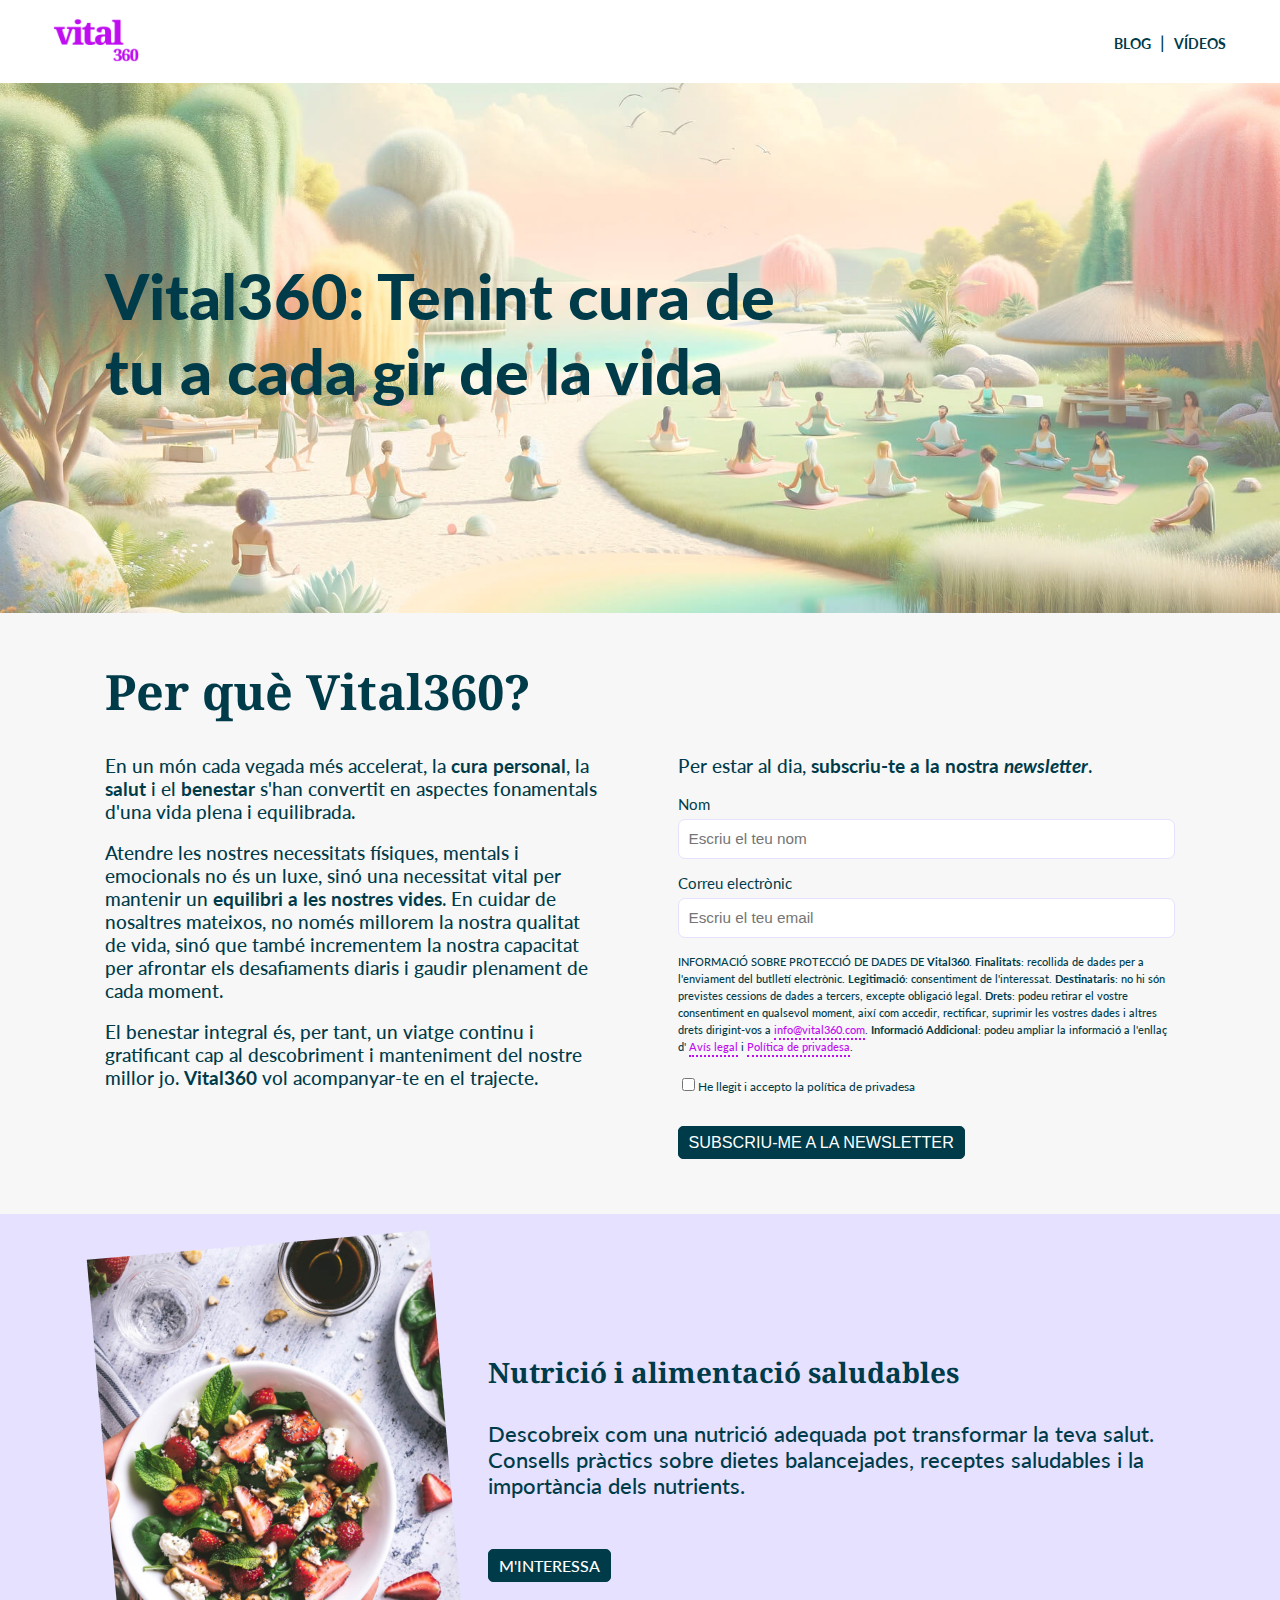
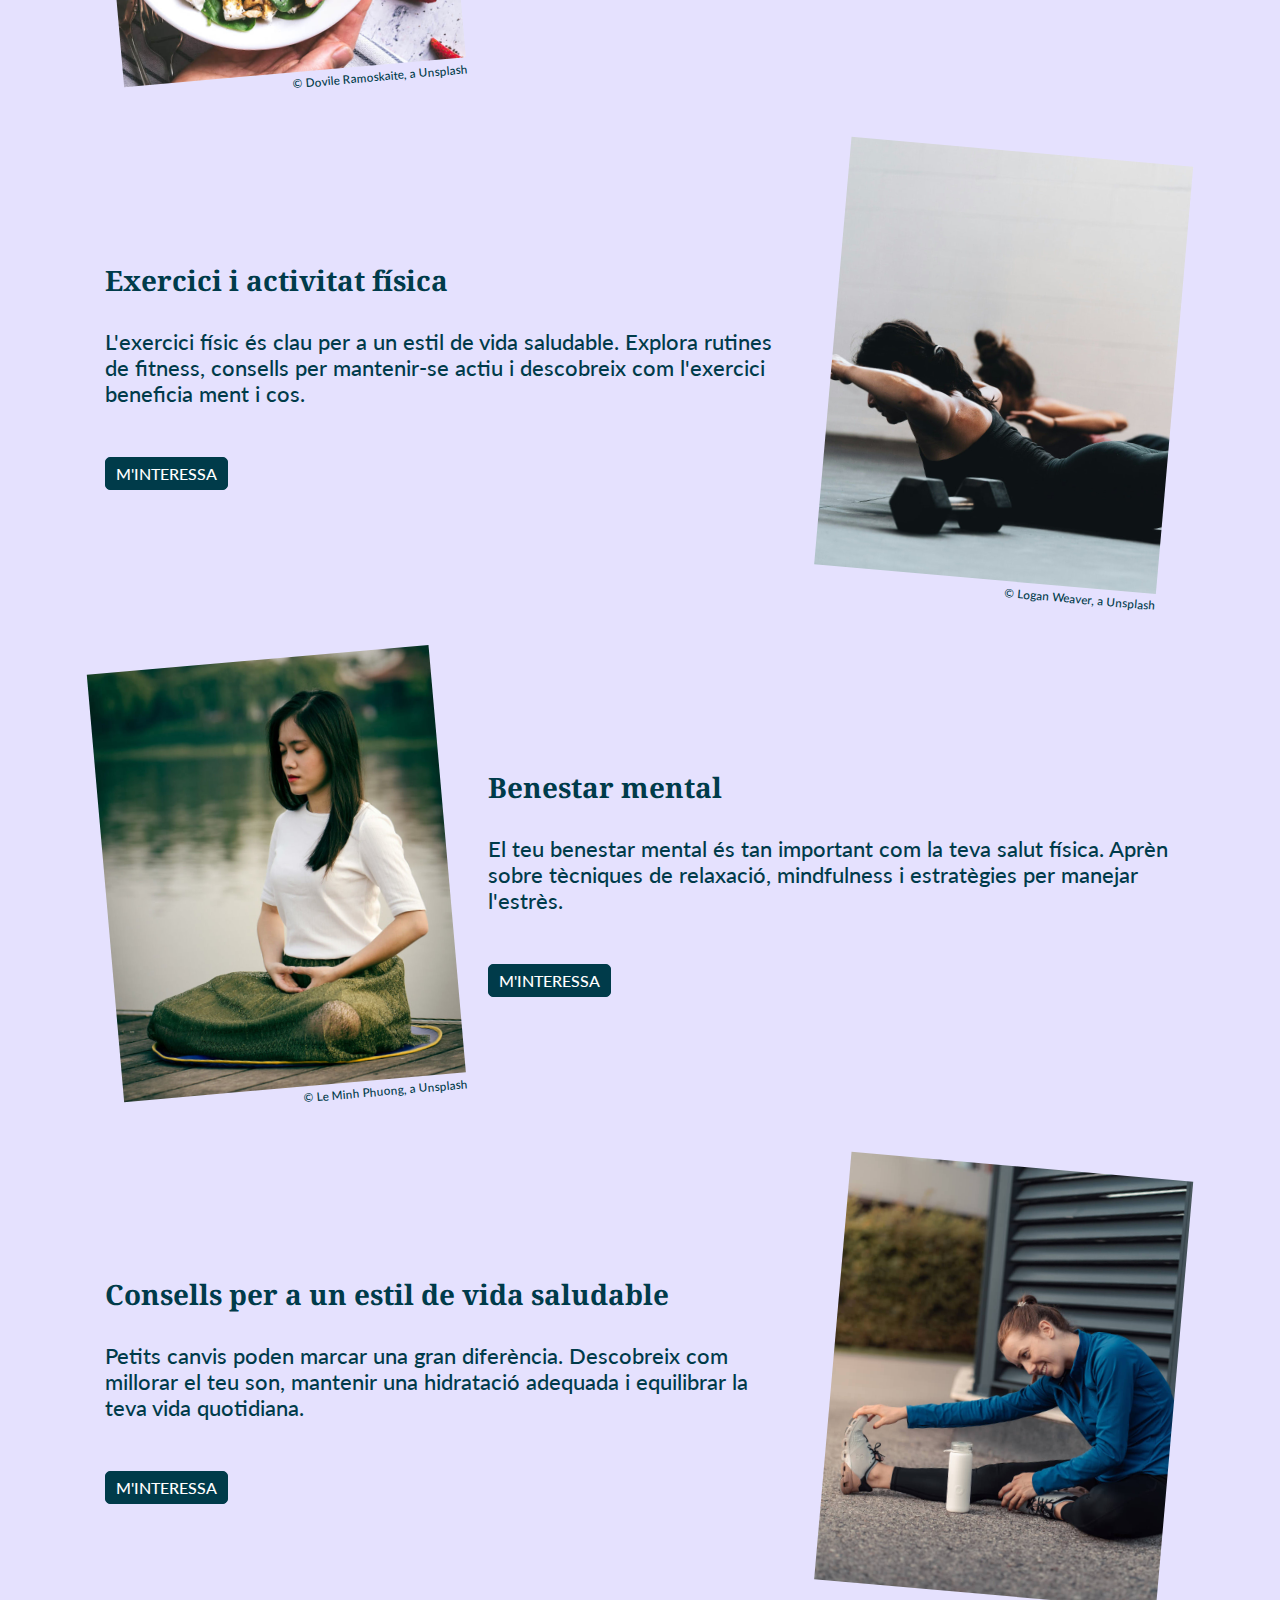
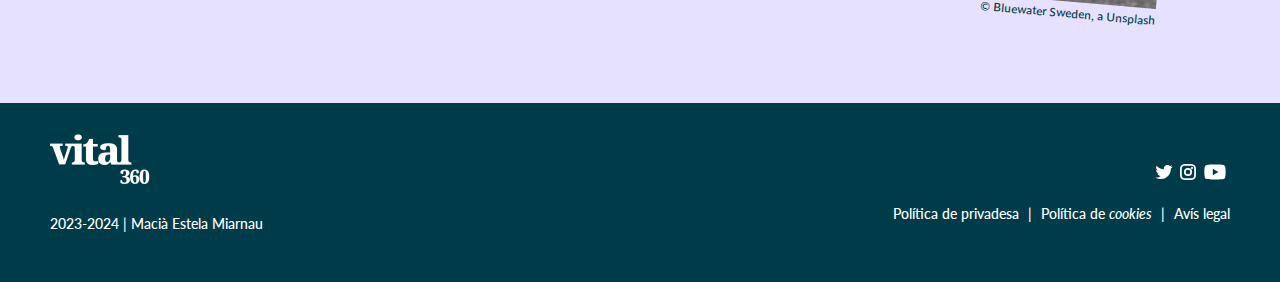
<file: index.html>
<!DOCTYPE html>
<html lang="ca-ES">
<head>
    <meta charset="UTF-8">
    <meta name="viewport" content="width=device-width, initial-scale=1.0">
    <title>Inici - Vital360</title>
    <link rel="stylesheet" href="css/estils.css" />
    <link rel="icon" type="image/x-icon" href="./img/favicon.png">
</head>
<body>
    <header>
        <nav>
            <a href="index.html" class="logo">
                <img width="85" src="./img/logoVital360.svg" alt="Logotip Vital360">
            </a>
            <ul class="nav-items">
                <li><a href="blog.html" target="_self" class="nav-item">Blog</a></li>
                <li><a href="videos.html" target="_self" class="nav-item">Vídeos</a></li>
            </ul>
        </nav>
    </header>
   
    <main>
        <section class="home-banner" aria-label="Banner de la página">
            <div class="home-banner-wrapper">
                <h1>Vital360: Tenint cura de tu a cada gir de la vida</h1>
            </div>
        </section>
        <article class="home">
            <section class="home-info" aria-label="Informació Vital360">
                <h2>Per què Vital360?</h2>
                <div class="home-info-columns">
                    <div class="home-info-wrapper">
                        <p>En un món cada vegada més accelerat, la <b>cura personal</b>, la <b>salut</b> i el <b>benestar</b> s'han convertit en aspectes fonamentals d'una vida plena i equilibrada.</p>
                        <p>Atendre les nostres necessitats físiques, mentals i emocionals no és un luxe, sinó una necessitat vital per mantenir un <b>equilibri a les nostres vides</b>. En cuidar de nosaltres mateixos, no només millorem la nostra qualitat de vida, sinó que també incrementem la nostra capacitat per afrontar els desafiaments diaris i gaudir plenament de cada moment.</p>
                        <p>El benestar integral és, per tant, un viatge continu i gratificant cap al descobriment i manteniment del nostre millor jo. <b>Vital360</b> vol acompanyar-te en el trajecte.</p>
                    </div>
                    <div class="home-form-wrapper">
                        <p>Per estar al dia, <b>subscriu-te a la nostra <i>newsletter</i></b>.</p>
                        <form class="subscribe-form" action="#">
                            <label for="name">Nom</label>
                            <input type="text" id="name" name="name" placeholder="Escriu el teu nom" required>
                            <label for="email">Correu electrònic</label>
                            <input type="email" id="email" name="email" placeholder="Escriu el teu email" required>
                            <small><span class="text-uppercase">Informació sobre protecció de dades de </span> <b>Vital360</b>. <b>Finalitats</b>: recollida de dades per a l'enviament del butlletí electrònic. <b>Legitimació</b>: consentiment de l'interessat. <b>Destinataris</b>: no hi són previstes cessions de dades a tercers, excepte obligació legal. <b>Drets</b>: podeu retirar el vostre consentiment en qualsevol moment, així com accedir, rectificar, suprimir les vostres dades i altres drets dirigint-vos a <a href="mailto:info@vital360.com">info@vital360.com</a>. <b>Informació Addicional</b>: podeu ampliar la informació a l'enllaç d' <a href="#">Avís legal</a> i <a href="#">Política de privadesa</a>.</small>
                            <label class="legal-check" for="legal">
                                <input id="legal" type="checkbox" value="legal" />He llegit i accepto la política de privadesa
                             </label>
                            <input class="btn" type="submit" value="Subscriu-me a la newsletter">
                        </form>
                    </div>
                </div>
            </section>
            <section class="home-services-wrapper" aria-label="Serveis Vital360">
                <div class="home-services">
                    <div class="home-service">
                        <div class="home-service-photo">
                            <figure>
                                <img src="./img/home-bloc1.jpg" alt="Imatge Nutrició">
                                <figcaption>© Dovile Ramoskaite, a Unsplash</figcaption>
                            </figure>
                        </div>
                        <div class="home-service-info">
                            <h3>Nutrició i alimentació saludables</h3>
                            <p>Descobreix com una nutrició adequada pot transformar la teva salut. Consells pràctics sobre dietes balancejades, receptes saludables i la importància dels nutrients.</p>
                            <a class="btn" href="#">M'interessa</a>
                        </div>
                    </div>
                    <div class="home-service">
                        <div class="home-service-photo">
                            <figure>
                                <img src="./img/home-bloc2.jpg" alt="Imatge Exercici">
                                <figcaption>© Logan Weaver, a Unsplash</figcaption>
                            </figure>
                        </div>
                        <div class="home-service-info">
                            <h3>Exercici i activitat física</h3>
                            <p>L'exercici físic és clau per a un estil de vida saludable. Explora rutines de fitness, consells per mantenir-se actiu i descobreix com l'exercici beneficia ment i cos.</p>
                            <a class="btn" href="#">M'interessa</a>
                        </div>
                    </div>
                    <div class="home-service">
                        <div class="home-service-photo">
                            <figure>
                                <img src="./img/home-bloc3.jpg" alt="Imatge Benestar">
                                <figcaption>© Le Minh Phuong, a Unsplash</figcaption>
                            </figure>
                        </div>
                        <div class="home-service-info">
                            <h3>Benestar mental</h3>
                            <p>El teu benestar mental és tan important com la teva salut física. Aprèn sobre tècniques de relaxació, mindfulness i estratègies per manejar l'estrès.</p>
                            <a class="btn" href="#">M'interessa</a>
                        </div>
                    </div>
                    <div class="home-service">
                        <div class="home-service-photo">
                            <figure>
                                <img src="./img/home-bloc4.jpg" alt="Imatge Consells">
                                <figcaption>© Bluewater Sweden, a Unsplash</figcaption>
                            </figure>
                        </div>
                        <div class="home-service-info">
                            <h3>Consells per a un estil de vida saludable</h3>
                            <p>Petits canvis poden marcar una gran diferència. Descobreix com millorar el teu son, mantenir una hidratació adequada i equilibrar la teva vida quotidiana.</p>
                            <a class="btn" href="#">M'interessa</a>
                        </div>
                    </div>
                </div>
            </section>
        </article>
    </main>

    <footer>
        <div class="footer-wrapper">
            <img class="logo" src="./img/logoVital360-n.svg" width="100" alt="Logotip Vital360">
            <span>2023-2024 | Macià Estela Miarnau</span>
        </div>
        <div class="footer-links-wrapper">
            <ul class="rrss-links">
                <li><a href="#" target="_blank" class="rrss-link"><img src="./img/twitter.svg" alt="Twitter"></a></li>
                <li><a href="#" target="_blank" class="rrss-link"><img src="./img/instagram.svg" alt="Instagram"></a></li>
                <li><a href="#" target="_blank" class="rrss-link"><img src="./img/youtube.svg" alt="Youtube"></a></li>
            </ul>
            <div class="info-links">
                <ul>
                    <li><a href="#">Política de privadesa</a></li>
                    <li><a href="#">Política de <i>cookies</i></a></li>
                    <li><a href="#">Avís legal</a></li>
                </ul>
            </div>
        </div>
    </footer>
</body>
</html>
</file>
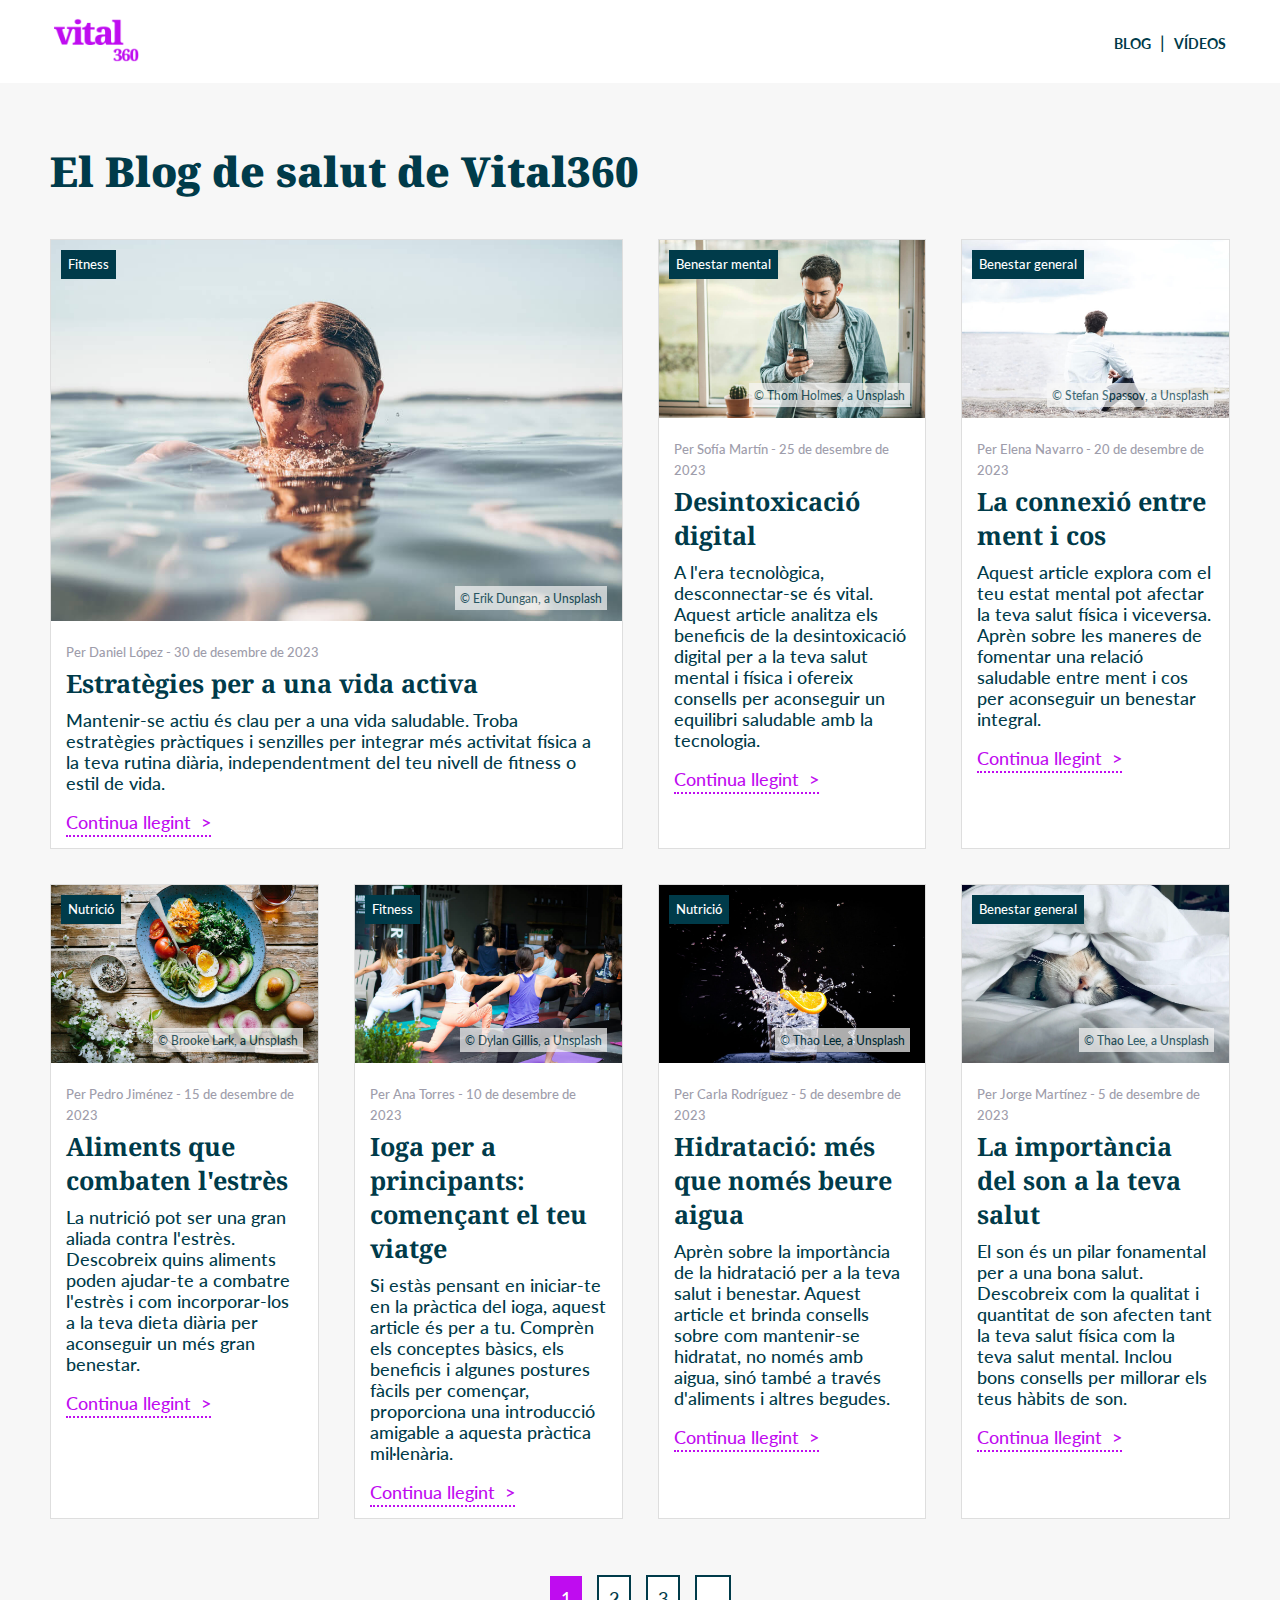
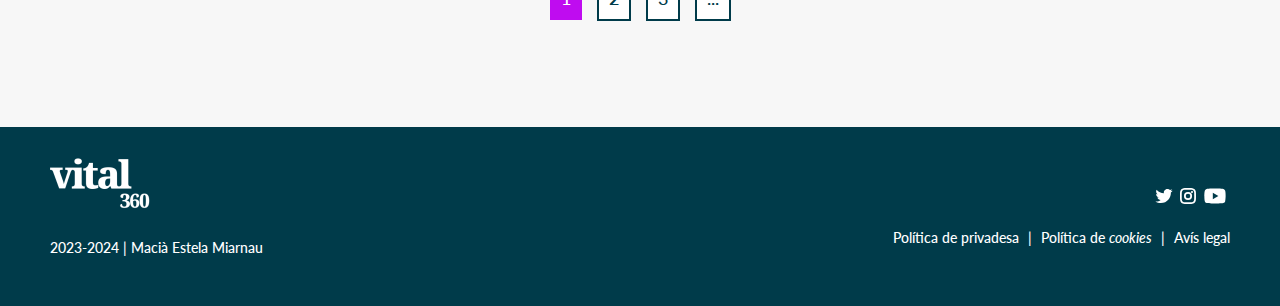
<file: blog.html>
<!DOCTYPE html>
<html lang="ca-ES">
<head>
    <meta charset="UTF-8">
    <meta name="viewport" content="width=device-width, initial-scale=1.0">
    <title>Blog - Vital360</title>
    <link rel="stylesheet" href="css/estils.css" />
    <link rel="icon" type="image/x-icon" href="./img/favicon.png">
</head>
<body>
    <header>
        <nav>
            <a href="index.html" class="logo">
                <img width="85" src="./img/logoVital360.svg" alt="Logotip Vital360">
            </a>
            <ul class="nav-items">
                <li><a href="blog.html" target="_self" class="nav-item">Blog</a></li>
                <li><a href="videos.html" target="_self" class="nav-item">Vídeos</a></li>
            </ul>
        </nav>
    </header>
   
    <main>
        <article class="blogs-wrapper">
            <section class="blog-list" aria-label="Blog Vital360">
                <h1>El Blog de salut de Vital360</h1>
                <div class="blog-items">
                    <div class="blog-item">
                        <div class="blog-item-photo">
                            <figure>
                                <a href="#" class="blog-label">Fitness</a>
                                <img src="./img/estrategies-vida-activa.jpg" alt="Imatge Estratègies">
                                <figcaption>© Erik Dungan, a Unsplash</figcaption>
                            </figure>
                        </div>
                        <div class="blog-item-info">
                            <span class="blog-item-created">Per Daniel López - 30 de desembre de 2023</span>
                            <h2><a href="entrada.html">Estratègies per a una vida activa</a></h2>
                            <p>Mantenir-se actiu és clau per a una vida saludable. Troba estratègies pràctiques i senzilles per integrar més activitat física a la teva rutina diària, independentment del teu nivell de fitness o estil de vida.</p>
                            <a class="blog-read-more" href="entrada.html">Continua llegint</a>
                        </div>
                    </div>
                    <div class="blog-item">
                        <div class="blog-item-photo">
                            <figure>
                                <a href="#" class="blog-label">Benestar mental</a>
                                <img src="./img/desintoxicacio-digital.jpg" alt="Imatge Estratègies">
                                <figcaption>© Thom Holmes, a Unsplash</figcaption>
                            </figure>
                        </div>
                        <div class="blog-item-info">
                            <span class="blog-item-created">Per Sofía Martín - 25 de desembre de 2023</span>
                            <h2><a href="#">Desintoxicació digital</a></h2>
                            <p>A l'era tecnològica, desconnectar-se és vital. Aquest article analitza els beneficis de la desintoxicació digital per a la teva salut mental i física i ofereix consells per aconseguir un equilibri saludable amb la tecnologia.</p>
                            <a class="blog-read-more" href="#">Continua llegint</a>
                        </div>
                    </div>
                    <div class="blog-item">
                        <div class="blog-item-photo">
                            <figure>
                                <a href="#" class="blog-label">Benestar general</a>
                                <img src="./img/connexio-ment-cos.jpg" alt="Imatge Estratègies">
                                <figcaption>© Stefan Spassov, a Unsplash</figcaption>
                            </figure>
                        </div>
                        <div class="blog-item-info">
                            <span class="blog-item-created">Per Elena Navarro - 20 de desembre de 2023</span>
                            <h2><a href="#">La connexió entre ment i cos</a></h2>
                            <p>Aquest article explora com el teu estat mental pot afectar la teva salut física i viceversa. Aprèn sobre les maneres de fomentar una relació saludable entre ment i cos per aconseguir un benestar integral.</p>
                            <a class="blog-read-more" href="#">Continua llegint</a>
                        </div>
                    </div>
                    <div class="blog-item">
                        <div class="blog-item-photo">
                            <figure>
                                <a href="#" class="blog-label">Nutrició</a>
                                <img src="./img/aliments-combaten-estres.jpg" alt="Imatge Estratègies">
                                <figcaption>© Brooke Lark, a Unsplash</figcaption>
                            </figure>
                        </div>
                        <div class="blog-item-info">
                            <span class="blog-item-created">Per Pedro Jiménez - 15 de desembre de 2023</span>
                            <h2><a href="#">Aliments que combaten l'estrès</a></h2>
                            <p>La nutrició pot ser una gran aliada contra l'estrès. Descobreix quins aliments poden ajudar-te a combatre l'estrès i com incorporar-los a la teva dieta diària per aconseguir un més gran benestar.</p>
                            <a class="blog-read-more" href="#">Continua llegint</a>
                        </div>
                    </div>
                    <div class="blog-item">
                        <div class="blog-item-photo">
                            <figure>
                                <a href="#" class="blog-label">Fitness</a>
                                <img src="./img/ioga-principiants.jpg" alt="Imatge Estratègies">
                                <figcaption>© Dylan Gillis, a Unsplash</figcaption>
                            </figure>
                        </div>
                        <div class="blog-item-info">
                            <span class="blog-item-created">Per Ana Torres - 10 de desembre de 2023</span>
                            <h2><a href="#">Ioga per a principants: començant el teu viatge</a></h2>
                            <p>Si estàs pensant en iniciar-te en la pràctica del ioga, aquest article és per a tu. Comprèn els conceptes bàsics, els beneficis i algunes postures fàcils per començar, proporciona una introducció amigable a aquesta pràctica mil·lenària.</p>
                            <a class="blog-read-more" href="#">Continua llegint</a>
                        </div>
                    </div>
                    <div class="blog-item">
                        <div class="blog-item-photo">
                            <figure>
                                <a href="#" class="blog-label">Nutrició</a>
                                <img src="./img/hidratacio.jpg" alt="Imatge Estratègies">
                                <figcaption>© Thao Lee, a Unsplash</figcaption>
                            </figure>
                        </div>
                        <div class="blog-item-info">
                            <span class="blog-item-created">Per Carla Rodríguez - 5 de desembre de 2023</span>
                            <h2><a href="#">Hidratació: més que només beure aigua</a></h2>
                            <p>Aprèn sobre la importància de la hidratació per a la teva salut i benestar. Aquest article et brinda consells sobre com mantenir-se hidratat, no només amb aigua, sinó també a través d'aliments i altres begudes.</p>
                            <a class="blog-read-more" href="#">Continua llegint</a>
                        </div>
                    </div>
                    <div class="blog-item">
                        <div class="blog-item-photo">
                            <figure>
                                <a href="#" class="blog-label">Benestar general</a>
                                <img src="./img/importancia-son-salut.jpg" alt="Imatge Estratègies">
                                <figcaption>© Thao Lee, a Unsplash</figcaption>
                            </figure>
                        </div>
                        <div class="blog-item-info">
                            <span class="blog-item-created">Per Jorge Martínez - 5 de desembre de 2023</span>
                            <h2><a href="#">La importància del son a la teva salut</a></h2>
                            <p>El son és un pilar fonamental per a una bona salut. Descobreix com la qualitat i quantitat de son afecten tant la teva salut física com la teva salut mental. Inclou bons consells per millorar els teus hàbits de son.</p>
                            <a class="blog-read-more" href="#">Continua llegint</a>
                        </div>
                    </div>
                </div>
                <div class="blogs-pagination">
                    <ul>
                        <li><a href="#" class="active">1</a></li>
                        <li><a href="#">2</a></li>
                        <li><a href="#">3</a></li>
                        <li><a href="#">...</a></li>
                    </ul>
                </div>
            </section>
        </article>
    </main>

    <footer>
        <div class="footer-wrapper">
            <img class="logo" src="./img/logoVital360-n.svg" width="100" alt="Logotip Vital360">
            <span>2023-2024 | Macià Estela Miarnau</span>
        </div>
        <div class="footer-links-wrapper">
            <ul class="rrss-links">
                <li><a href="#" target="_blank" class="rrss-link"><img src="./img/twitter.svg" alt="Twitter"></a></li>
                <li><a href="#" target="_blank" class="rrss-link"><img src="./img/instagram.svg" alt="Instagram"></a></li>
                <li><a href="#" target="_blank" class="rrss-link"><img src="./img/youtube.svg" alt="Youtube"></a></li>
            </ul>
            <div class="info-links">
                <ul>
                    <li><a href="#">Política de privadesa</a></li>
                    <li><a href="#">Política de <i>cookies</i></a></li>
                    <li><a href="#">Avís legal</a></li>
                </ul>
            </div>
        </div>
    </footer>
</body>
</html>
</file>
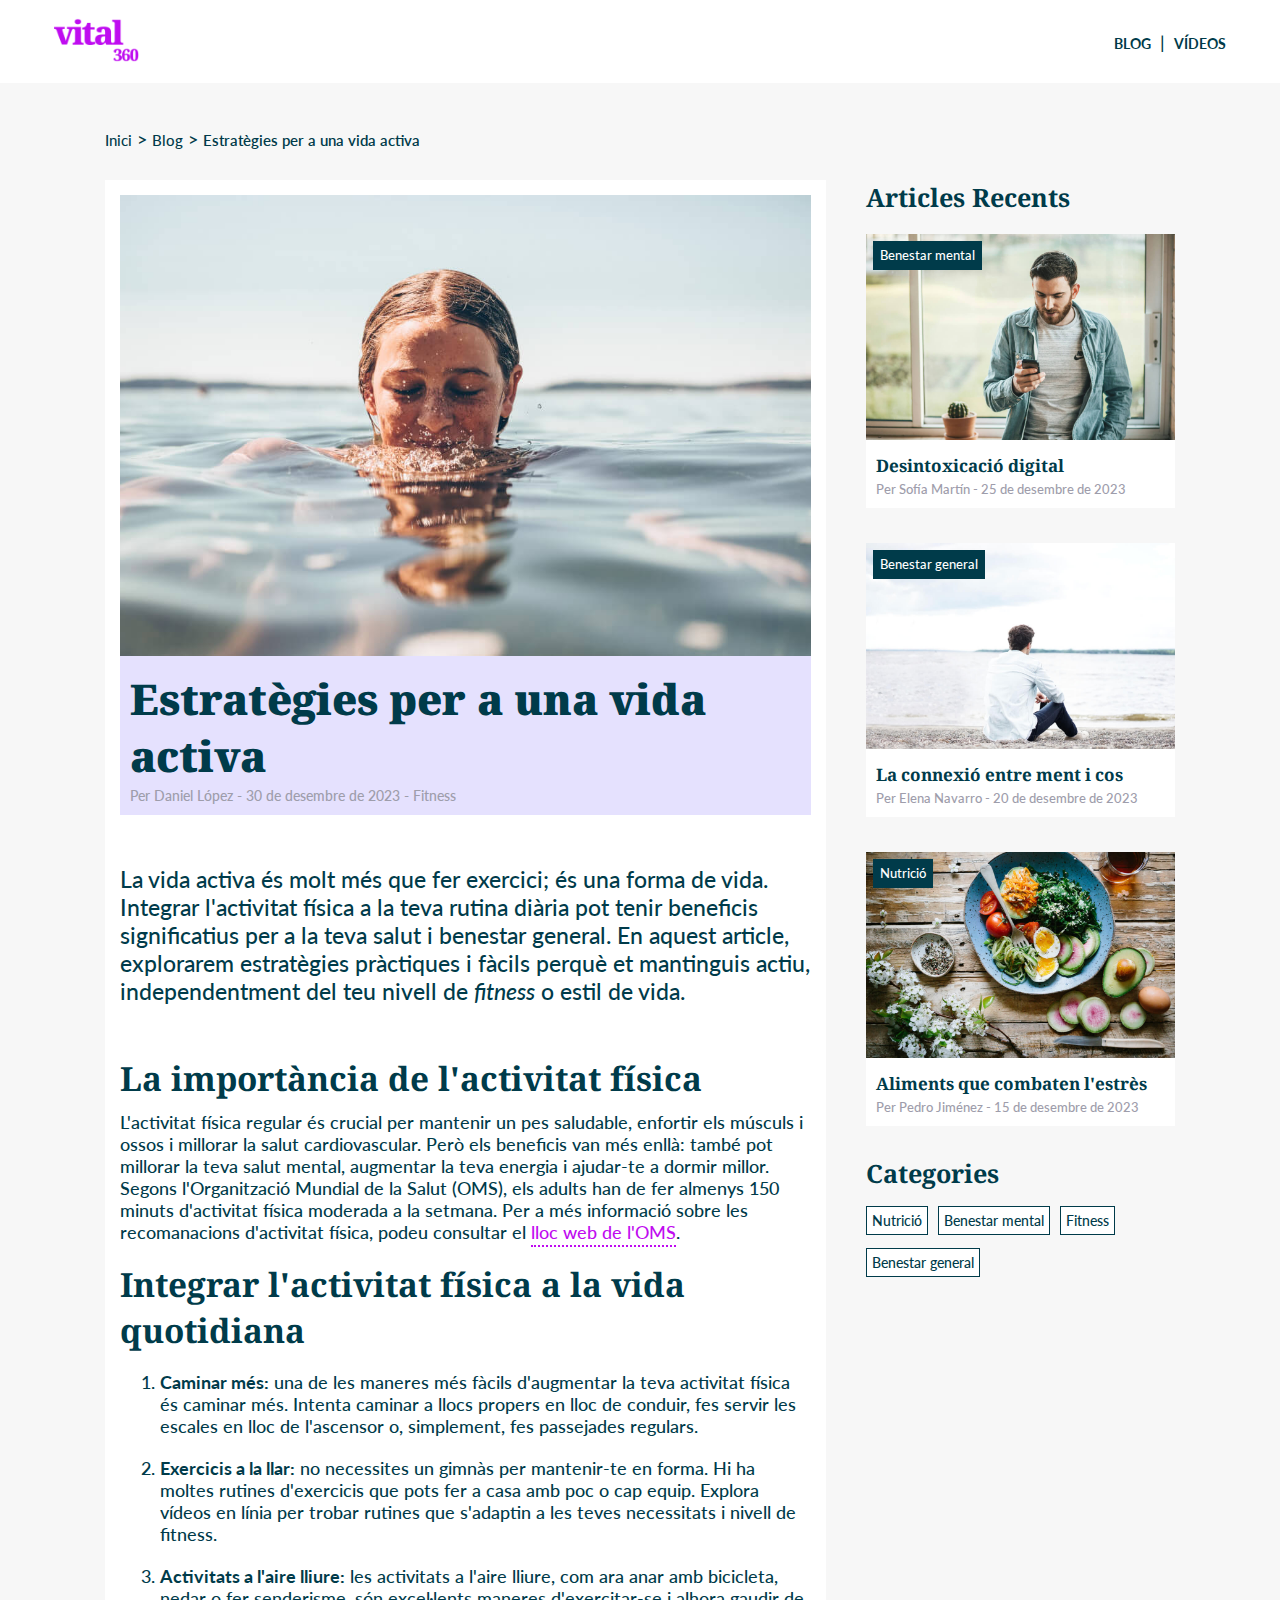
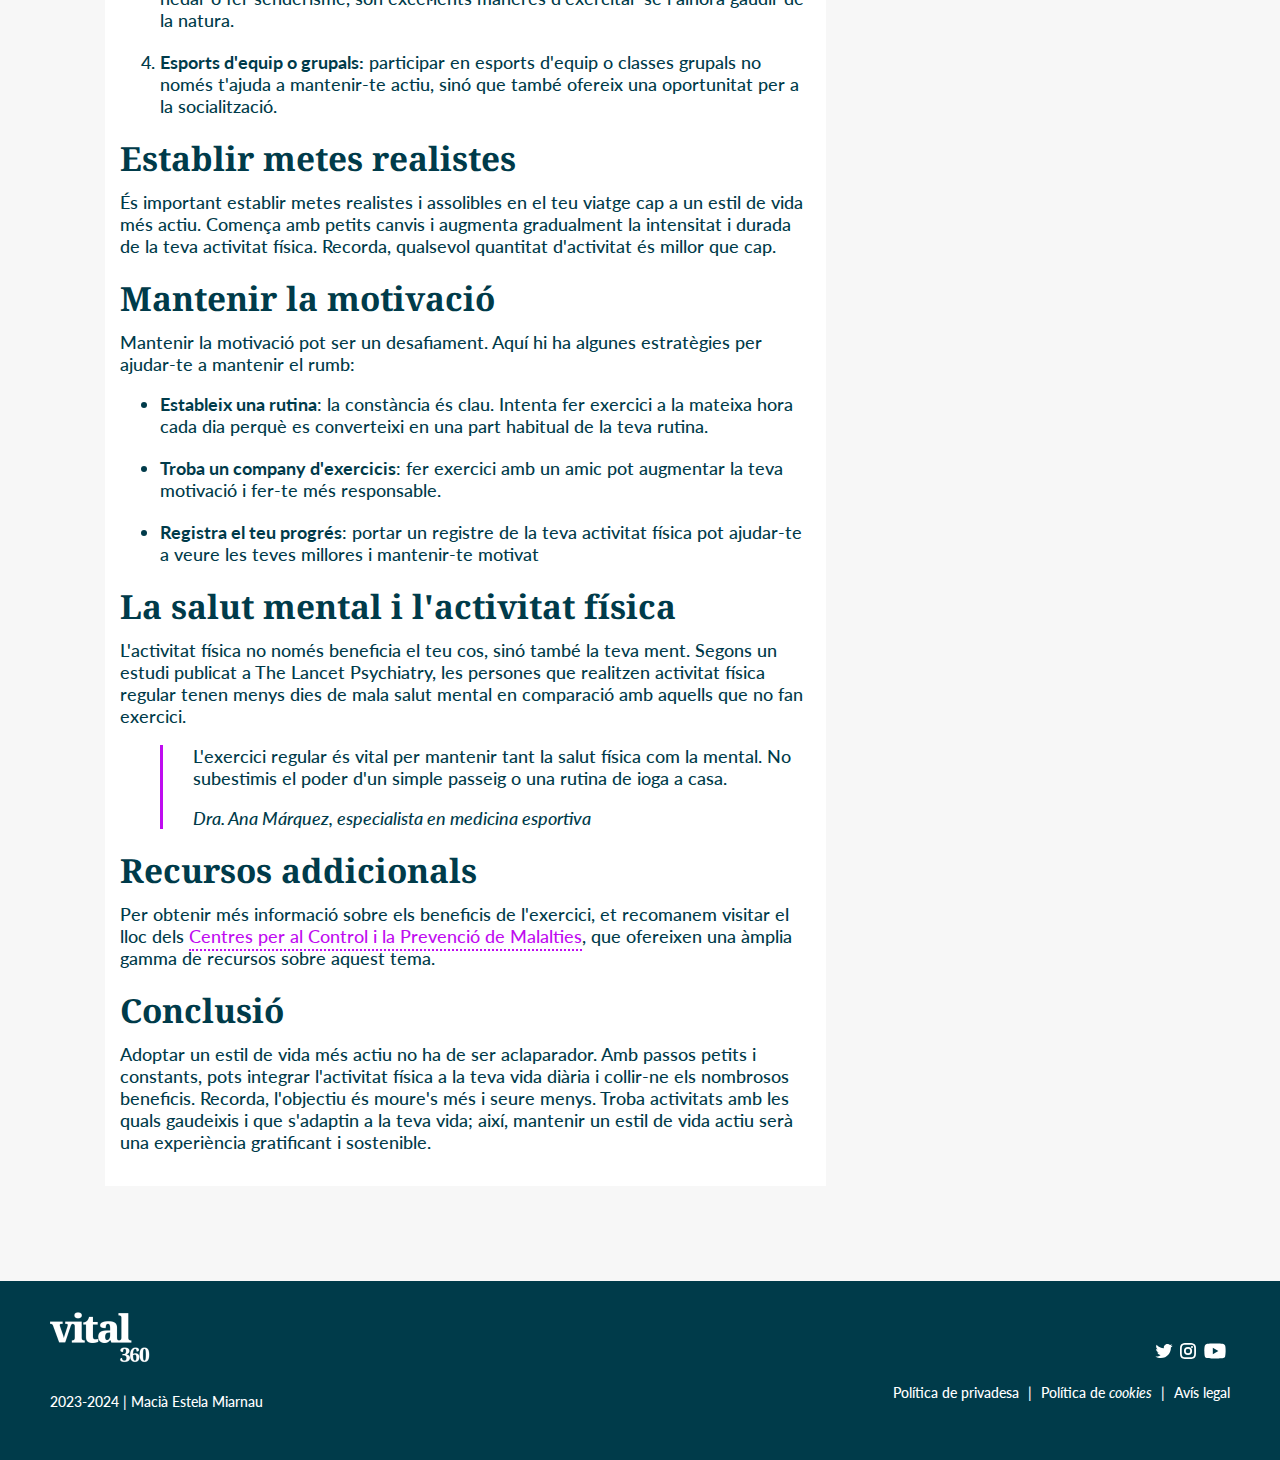
<file: entrada.html>
<!DOCTYPE html>
<html lang="ca-ES">
<head>
    <meta charset="UTF-8">
    <meta name="viewport" content="width=device-width, initial-scale=1.0">
    <title>Estratègies per a una vida activa - Vital360</title>
    <link rel="stylesheet" href="css/estils.css" />
    <link rel="icon" type="image/x-icon" href="./img/favicon.png">
</head>
<body>
    <header>
        <nav>
            <a href="index.html" class="logo">
                <img width="85" src="./img/logoVital360.svg" alt="Logotip Vital360">
            </a>
            <ul class="nav-items">
                <li><a href="blog.html" target="_self" class="nav-item">Blog</a></li>
                <li><a href="videos.html" target="_self" class="nav-item">Vídeos</a></li>
            </ul>
        </nav>
    </header>
   
    <main>
        <article class="entry-wrapper">
            <div class="breadcrumbs">
                <ul>
                    <li><a href="index.html">Inici</a></li>
                    <li><a href="blog.html">Blog</a></li>
                    <li><a href="#" class="active">Estratègies per a una vida activa</a></li>
                </ul>
            </div>
            <div class="entry-content-wrapper">
                <section class="entry" aria-label="Entrada Vital360">
                    <div class="blog-item">
                        <div class="blog-item-header-wrapper">
                            <div class="blog-item-photo">
                                <figure>
                                    <img src="./img/estrategies-vida-activa.jpg" alt="Imatge Estratègies">
                                </figure>
                            </div>
                            <div class="blog-item-info">
                                <h1>Estratègies per a una vida activa</h1>
                                <span class="blog-item-created">Per Daniel López - 30 de desembre de 2023 - Fitness</span>
                            </div>
                        </div>
                        <div class="blog-item-content">
                            <p class="opening">
                                La vida activa és molt més que fer exercici; és una forma de vida. Integrar l'activitat física a la teva rutina diària pot tenir beneficis significatius per a la teva salut i benestar general. En aquest article, explorarem estratègies pràctiques i fàcils perquè et mantinguis actiu, independentment del teu nivell de <i>fitness</i> o estil de vida. 
                            </p>
                            <div>
                                <h2>La importància de l'activitat física</h2>
                                <p>L'activitat física regular és crucial per mantenir un pes saludable, enfortir els músculs i ossos i millorar la salut cardiovascular. Però els beneficis van més enllà: també pot millorar la teva salut mental, augmentar la teva energia i ajudar-te a dormir millor. Segons l'Organització Mundial de la Salut (OMS), els adults han de fer almenys 150 minuts d'activitat física moderada a la setmana. Per a més informació sobre les recomanacions d'activitat física, podeu consultar el <a target="_blank" href="https://www.cdc.gov/physicalactivity/basics/pa-health/index.htm">lloc web de l'OMS</a>.</p>
                            </div>
                            <div>
                                <h2>Integrar l'activitat física a la vida quotidiana</h2>
                                <ol>
                                    <li><b>Caminar més:</b> una de les maneres més fàcils d'augmentar la teva activitat física és caminar més. Intenta caminar a llocs propers en lloc de conduir, fes servir les escales en lloc de l'ascensor o, simplement, fes passejades regulars.</li>
                                    <li><b>Exercicis a la llar:</b> no necessites un gimnàs per mantenir-te en forma. Hi ha moltes rutines d'exercicis que pots fer a casa amb poc o cap equip. Explora vídeos en línia per trobar rutines que s'adaptin a les teves necessitats i nivell de fitness.</li>
                                    <li><b>Activitats a l'aire lliure:</b> les activitats a l'aire lliure, com ara anar amb bicicleta, nedar o fer senderisme, són excel·lents maneres d'exercitar-se i alhora gaudir de la natura.</li>
                                    <li><b>Esports d'equip o grupals:</b> participar en esports d'equip o classes grupals no només t'ajuda a mantenir-te actiu, sinó que també ofereix una oportunitat per a la socialització.</li>
                                </ol>
                            </div>
                            <div>
                                <h2>Establir metes realistes</h2>
                                <p>És important establir metes realistes i assolibles en el teu viatge cap a un estil de vida més actiu. Comença amb petits canvis i augmenta gradualment la intensitat i durada de la teva activitat física. Recorda, qualsevol quantitat d'activitat és millor que cap.</p>
                            </div>
                            <div>
                                <h2>Mantenir la motivació</h2>
                                <p>Mantenir la motivació pot ser un desafiament. Aquí hi ha algunes estratègies per ajudar-te a mantenir el rumb:</p>
                                <ul>
                                    <li><b>Estableix una rutina</b>: la constància és clau. Intenta fer exercici a la mateixa hora cada dia perquè es converteixi en una part habitual de la teva rutina.</li>
                                    <li><b>Troba un company d'exercicis</b>: fer exercici amb un amic pot augmentar la teva motivació i fer-te més responsable.</li>
                                    <li><b>Registra el teu progrés</b>: portar un registre de la teva activitat física pot ajudar-te a veure les teves millores i mantenir-te motivat</li>
                                </ul>
                            </div>
                            <div>
                                <h2>La salut mental i l'activitat física</h2>
                                <p>L'activitat física no només beneficia el teu cos, sinó també la teva ment. Segons un estudi publicat a The Lancet Psychiatry, les persones que realitzen activitat física regular tenen menys dies de mala salut mental en comparació amb aquells que no fan exercici.</p>
                                <div class="quote">
                                    <p>L'exercici regular és vital per mantenir tant la salut física com la mental. No subestimis el poder d'un simple passeig o una rutina de ioga a casa.</p>
                                    <p><i>Dra. Ana Márquez, especialista en medicina esportiva</i></p>
                                </div>
                            </div>
                            <div>
                                <h2>Recursos addicionals</h2>
                                <p>Per obtenir més informació sobre els beneficis de l'exercici, et recomanem visitar el lloc dels <a href="https://www.cdc.gov/physicalactivity/basics/pa-health/index.htm" target="_blank">Centres per al Control i la Prevenció de Malalties</a>, que ofereixen una àmplia gamma de recursos sobre aquest tema.</p>
                            </div>
                            <div>
                                <h2>Conclusió</h2>
                                <p>Adoptar un estil de vida més actiu no ha de ser aclaparador. Amb passos petits i constants, pots integrar l'activitat física a la teva vida diària i collir-ne els nombrosos beneficis. Recorda, l'objectiu és moure's més i seure menys. Troba activitats amb les quals gaudeixis i que s'adaptin a la teva vida; així, mantenir un estil de vida actiu serà una experiència gratificant i sostenible.</p>
                            </div>
                        </div>
                    </div>
                </section>
                <section class="new-articles" aria-label="Articles recents">
                    <h2>Articles Recents</h2>
                    <div class="blog-items">
                        <div class="blog-item">
                            <div class="blog-item-photo">
                                <figure>
                                    <a href="#" class="blog-label">Benestar mental</a>
                                    <img src="./img/desintoxicacio-digital.jpg" alt="Imatge Estratègies">
                                </figure>
                            </div>
                            <div class="blog-item-info">
                                <h2><a href="#">Desintoxicació digital</a></h2>
                                <span class="blog-item-created">Per Sofía Martín - 25 de desembre de 2023</span>
                            </div>
                        </div>
                        <div class="blog-item">
                            <div class="blog-item-photo">
                                <figure>
                                    <a href="#" class="blog-label">Benestar general</a>
                                    <img src="./img/connexio-ment-cos.jpg" alt="Imatge Estratègies">
                                </figure>
                            </div>
                            <div class="blog-item-info">
                                <h2><a href="#">La connexió entre ment i cos</a></h2>
                                <span class="blog-item-created">Per Elena Navarro - 20 de desembre de 2023</span>
                            </div>
                        </div>
                        <div class="blog-item">
                            <div class="blog-item-photo">
                                <figure>
                                    <a href="#" class="blog-label">Nutrició</a>
                                    <img src="./img/aliments-combaten-estres.jpg" alt="Imatge Estratègies">
                                </figure>
                            </div>
                            <div class="blog-item-info">
                                <h2><a href="#">Aliments que combaten l'estrès</a></h2>
                                <span class="blog-item-created">Per Pedro Jiménez - 15 de desembre de 2023</span>
                            </div>
                        </div>
                    </div>
                    <div class="article-categories">
                        <h2>Categories</h2>
                        <ul>
                            <li><a href="#">Nutrició</a></li>
                            <li><a href="#">Benestar mental</a></li>
                            <li><a href="#">Fitness</a></li>
                            <li><a href="#">Benestar general</a></li>
                        </ul>
                    </div>
                </section>
            </div>
        </article>
    </main>

    <footer>
        <div class="footer-wrapper">
            <img class="logo" src="./img/logoVital360-n.svg" width="100" alt="Logotip Vital360">
            <span>2023-2024 | Macià Estela Miarnau</span>
        </div>
        <div class="footer-links-wrapper">
            <ul class="rrss-links">
                <li><a href="#" target="_blank" class="rrss-link"><img src="./img/twitter.svg" alt="Twitter"></a></li>
                <li><a href="#" target="_blank" class="rrss-link"><img src="./img/instagram.svg" alt="Instagram"></a></li>
                <li><a href="#" target="_blank" class="rrss-link"><img src="./img/youtube.svg" alt="Youtube"></a></li>
            </ul>
            <div class="info-links">
                <ul>
                    <li><a href="#">Política de privadesa</a></li>
                    <li><a href="#">Política de <i>cookies</i></a></li>
                    <li><a href="#">Avís legal</a></li>
                </ul>
            </div>
        </div>
    </footer>
</body>
</html>
</file>
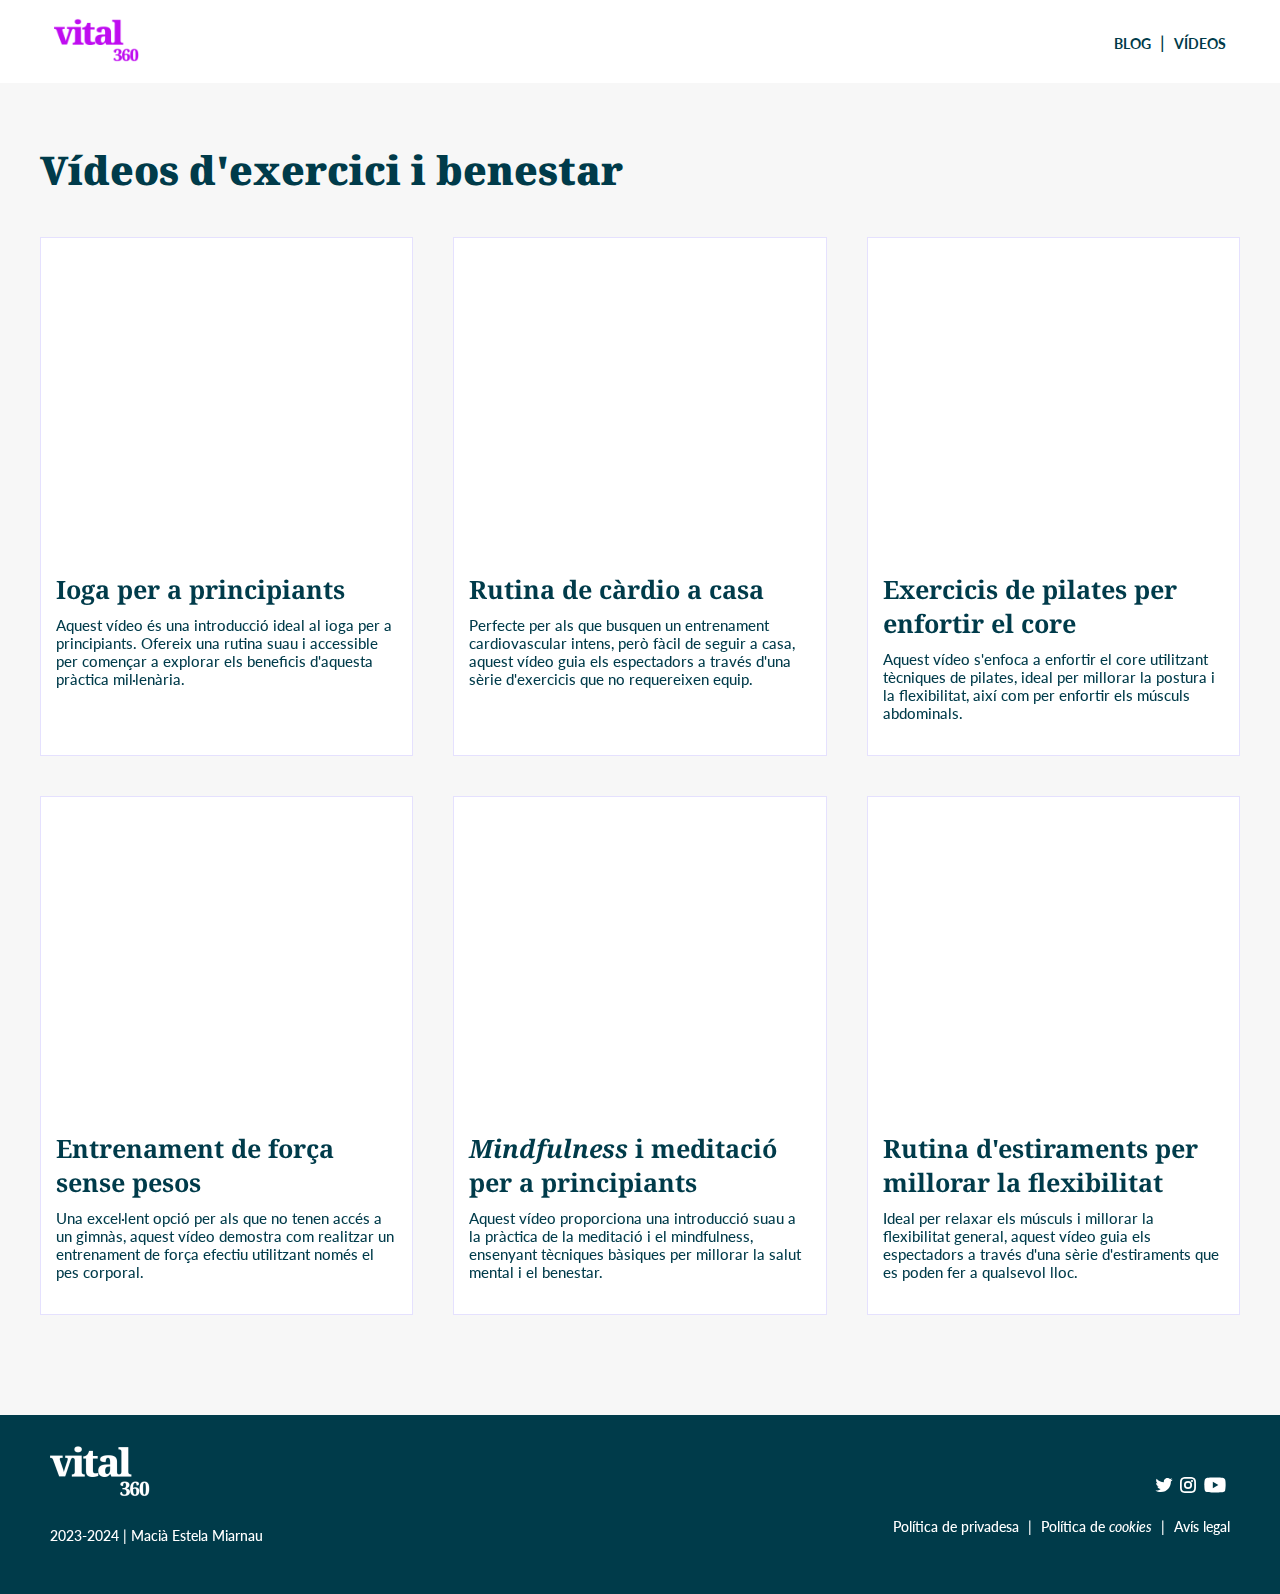
<file: videos.html>
<!DOCTYPE html>
<html lang="ca-ES">
<head>
    <meta charset="UTF-8">
    <meta name="viewport" content="width=device-width, initial-scale=1.0">
    <title>Vídeos - Vital360</title>
    <link rel="stylesheet" href="css/estils.css" />
    <link rel="icon" type="image/x-icon" href="./img/favicon.png">
</head>
<body>
    <header>
        <nav>
            <a href="index.html" class="logo">
                <img width="85" src="./img/logoVital360.svg" alt="Logotip Vital360">
            </a>
            <ul class="nav-items">
                <li><a href="blog.html" target="_self" class="nav-item">Blog</a></li>
                <li><a href="videos.html" target="_self" class="nav-item">Vídeos</a></li>
            </ul>
        </nav>
    </header>
   
    <main>
        <article class="videos-wrapper">
            <h1>Vídeos d'exercici i benestar</h1>
            <section class="videos-list" aria-label="Blog Vital360">
                <div class="video-item">
                    <iframe width="560" height="315" src="https://www.youtube.com/embed/VaoV1PrYft4?si=KbA_IIZo7fveABTo" title="YouTube video player" frameborder="0" allow="accelerometer; autoplay; clipboard-write; encrypted-media; gyroscope; picture-in-picture; web-share" allowfullscreen></iframe>
                    <div class="video-info">
                        <h2>Ioga per a principiants</h2>
                        <p>Aquest vídeo és una introducció ideal al ioga per a principiants. Ofereix una rutina suau i accessible per començar a explorar els beneficis d'aquesta pràctica mil·lenària.</p>
                    </div>
                </div>
                <div class="video-item">
                    <iframe width="560" height="315" src="https://www.youtube.com/embed/ksi-c8YgClY?si=CLkQVlFpOJ2smXpw" title="YouTube video player" frameborder="0" allow="accelerometer; autoplay; clipboard-write; encrypted-media; gyroscope; picture-in-picture; web-share" allowfullscreen></iframe>
                    <div class="video-info">
                        <h2>Rutina de càrdio a casa</h2>
                        <p>Perfecte per als que busquen un entrenament cardiovascular intens, però fàcil de seguir a casa, aquest vídeo guia els espectadors a través d'una sèrie d'exercicis que no requereixen equip.</p>
                    </div>
                </div>
                <div class="video-item">
                    <iframe width="560" height="315" src="https://www.youtube.com/embed/qXr7xHZUxvY?si=iZu5CS1WoK9W3CjK" title="YouTube video player" frameborder="0" allow="accelerometer; autoplay; clipboard-write; encrypted-media; gyroscope; picture-in-picture; web-share" allowfullscreen></iframe>
                    <div class="video-info">
                        <h2>Exercicis de pilates per enfortir el core</h2>
                        <p>Aquest vídeo s'enfoca a enfortir el core utilitzant tècniques de pilates, ideal per millorar la postura i la flexibilitat, així com per enfortir els músculs abdominals.</p>
                    </div>
                </div>
                <div class="video-item">
                    <iframe width="560" height="315" src="https://www.youtube.com/embed/mT8MVyEopgs?si=7DTtXqdCAtXsQIUf" title="YouTube video player" frameborder="0" allow="accelerometer; autoplay; clipboard-write; encrypted-media; gyroscope; picture-in-picture; web-share" allowfullscreen></iframe>
                    <div class="video-info">
                        <h2>Entrenament de força sense pesos</h2>
                        <p>Una excel·lent opció per als que no tenen accés a un gimnàs, aquest vídeo demostra com realitzar un entrenament de força efectiu utilitzant només el pes corporal.</p>
                    </div>
                </div>
                <div class="video-item">
                    <iframe width="560" height="315" src="https://www.youtube.com/embed/ZToicYcHIOU?si=4o2dCMykC9-0PZbu" title="YouTube video player" frameborder="0" allow="accelerometer; autoplay; clipboard-write; encrypted-media; gyroscope; picture-in-picture; web-share" allowfullscreen></iframe>
                    <div class="video-info">
                        <h2><i>Mindfulness</i> i meditació per a principiants</h2>
                        <p>Aquest vídeo proporciona una introducció suau a la pràctica de la meditació i el mindfulness, ensenyant tècniques bàsiques per millorar la salut mental i el benestar.</p>
                    </div>
                </div>
                <div class="video-item">
                    <iframe width="560" height="315" src="https://www.youtube.com/embed/2L2lnxIcNmo?si=2PQqN89NJsvzgYqa" title="YouTube video player" frameborder="0" allow="accelerometer; autoplay; clipboard-write; encrypted-media; gyroscope; picture-in-picture; web-share" allowfullscreen></iframe>
                    <div class="video-info">
                        <h2>Rutina d'estiraments per millorar la flexibilitat</h2>
                        <p>Ideal per relaxar els músculs i millorar la flexibilitat general, aquest vídeo guia els espectadors a través d'una sèrie d'estiraments que es poden fer a qualsevol lloc.</p>
                    </div>
                </div>
            </section>
        </article>
    </main>

    <footer>
        <div class="footer-wrapper">
            <img class="logo" src="./img/logoVital360-n.svg" width="100" alt="Logotip Vital360">
            <span>2023-2024 | Macià Estela Miarnau</span>
        </div>
        <div class="footer-links-wrapper">
            <ul class="rrss-links">
                <li><a href="#" target="_blank" class="rrss-link"><img src="./img/twitter.svg" alt="Twitter"></a></li>
                <li><a href="#" target="_blank" class="rrss-link"><img src="./img/instagram.svg" alt="Instagram"></a></li>
                <li><a href="#" target="_blank" class="rrss-link"><img src="./img/youtube.svg" alt="Youtube"></a></li>
            </ul>
            <div class="info-links">
                <ul>
                    <li><a href="#">Política de privadesa</a></li>
                    <li><a href="#">Política de <i>cookies</i></a></li>
                    <li><a href="#">Avís legal</a></li>
                </ul>
            </div>
        </div>
    </footer>
</body>
</html>
</file>
<file: css/estils.css>
@import url('https://fonts.googleapis.com/css2?family=Lato:wght@400;700;900&family=Open+Sans:wght@300&display=swap');
@import url('https://fonts.googleapis.com/css2?family=Noto+Serif:wght@600&family=Open+Sans:wght@300&display=swap');

:root {
    --main-font: 'Lato', sans-serif;
    --secondary-font: 'Noto Serif', serif;
    --primary-color: rgb(0, 59, 74);
    --secondary-color: rgb(255, 255, 255);
    --contrast-color: rgb(191, 12, 240);
    --contrast-color-light: rgb(229, 225, 254);
    --bg-color: rgb(247, 247, 247);
    --grey-text-color: rgb(158, 157, 171);
    --default-font-size: 18px;
}

* {
    box-sizing: border-box;
}

html {
    font-size: var(--default-font-size);
    height: 100%;
    margin: 0;
    padding: 0;
}

body {
    font-family: var(--main-font); 
    margin: 0;
    color: var(--primary-color);
    height: 100%;
    margin: 0;
    padding: 0;
    display: flex;
    flex-direction: column;
    min-height: 100vh;
    font-weight: 500;
}

main {
    background-color: var(--bg-color);
}

h1, h2, h3, h4 {
    font-family: var(--main-font);
    margin: 0;
    padding: 0;
}

h1 {
    font-size: 2.4rem;
    color: var(--primary-color);
    font-weight: 900;
}

@media screen and (min-width: 768px) {
    h1 {
        font-size: 2.2rem;
    }
}

@media screen and (min-width: 1024px) {
    h1 {
        font-size: 3.5rem;
    }
}

h2 {
    font-size: 2.2rem;
    font-family: var(--secondary-font);
    margin-top: 45px;
    margin-bottom: 30px;
}

@media screen and (min-width: 768px) {
    h2 {
        font-size: 1.9rem;
    }
}

@media screen and (min-width: 1024px) {
    h2 {
        font-size: 2.7rem;
    }
}

h3 {
    font-size: 1.08rem;
    font-family: var(--secondary-font);
    margin-top: 20px;
}

@media screen and (min-width: 768px) {
    h3 {
        font-size: 1.16rem;
    }
}

@media screen and (min-width: 1024px) {
    h3 {
        font-size: 1.55rem;
    }
}

a {
    color: var(--contrast-color);
    text-decoration: none;
}

main a {
    border-bottom: 2px dotted var(--contrast-color);
    padding-bottom: 2px;
}

main a:hover {
    color: var(--primary-color);
    border-color: var(--primary-color);
}

p {
    margin: 0;
    margin-bottom: 1rem;
}

.text-uppercase {
    text-transform: uppercase;
}

figure {
    margin: 0;
}

/* NAV */

nav {
    display: flex;
    justify-content: space-between;
    padding: .7rem 3rem;
    align-items: center;;
}

nav .nav-items {
    display: flex;
    justify-content: space-between;
    list-style: none;
}

nav .nav-items li a {
    text-transform: uppercase;
    font-weight: 700;
    font-size: .8rem;
    color: var(--primary-color);
    text-decoration: none;
}

nav .nav-items li:not(:first-child)::before {
    content: '|';
    margin: 0 0.5rem;
    color: var(--primary-color);
}

.home-banner {
    background-image: url('../img/hero-image-home.jpg');
    height: 530px;
    background-repeat: no-repeat;
    background-position: center;
    background-size: cover;
    position: relative;
}

.home-banner-wrapper {
    height: 100%;
    position: relative;
    max-width: 1100px;
    margin: auto;
}

.home-banner-wrapper h1 {
    padding: 0 15px;
}

.home-banner-wrapper h1 {
    position: relative;
    max-width: 750px;
    top: 33%;
}

/* FOOTER */
footer {
    background-color: var(--primary-color);
    display: flex;
    flex-direction: column;
    justify-content: center;
    align-items: center;
    padding-top: 40px;
    padding-bottom: 70px;
    color: var(--secondary-color);
}

footer .logo {
    margin-bottom: 30px;
}

footer .rrss-links {
    list-style: none;
    display: flex;
    padding: 0;
    margin: 1rem 0 .5rem;
}

footer .rrss-links a:hover{
    opacity: 70%;
}

footer .info-links a {
    color: var(--secondary-color);
}

footer .info-links a:hover {
    color: var(--contrast-color-light);
}

footer .info-links ul {
    list-style: none;
    padding: 0;
    margin: 0;
    display: flex;
    flex-direction: column;
    align-items: center;
    gap: 10px;
}

.footer-wrapper, .footer-links-wrapper {
    display: flex;
    flex-direction: column;
    align-items: center;
}

@media screen and (min-width: 1024px) {
    footer {
        flex-direction: row;
        justify-content: space-between;
        padding: 30px 50px 50px 50px;
    }

    .footer-wrapper {
        align-items: start;
    }

    footer .info-links ul {
        flex-direction: row;
        gap: 0;
    }

    footer .footer-links-wrapper {
        align-items: end;
    }

    footer .info-links li:not(:first-child)::before {
        content: '|';
        margin: 0 0.5rem;
        color: #fff;
    }

    footer {
        font-size: .8rem;
    }

    footer .rrss-links {
        margin: 1rem 0 1rem;
    }
}

/* HOME INFO */

.home-info, .home-services {
    margin: auto;
    max-width: 1100px;
}

section.home-info, .home-services, .blog-list, .videos-wrapper {
    padding: 0 15px;
}

.home-info-columns {
    display: flex;
    font-size: .75rem;
    flex-direction: column;
}

@media screen and (min-width: 768px) {
    .home-info-columns {
        font-size: .80rem;
        margin-bottom: 40px;
    }
}

@media screen and (min-width: 768px) and (max-width: 1024px) {
    .home-form-wrapper {
        width: 70%;
    }
}

@media screen and (min-width: 1024px) {
    .home-info-columns {
        font-size: 1.05rem;
        flex-direction: row;
        gap: 75px;
    }
}

.home-info-columns > div {
    flex: 1;
}

/* HOME FORM */

.subscribe-form {
    display: flex;
    flex-direction: column;
    margin-bottom: 50px;
}

@media screen and (min-width: 768px) {
    .subscribe-form {
        margin-bottom: 0;
    }
}

.subscribe-form label {
    font-size: .85rem;
    font-weight: 400;
    margin-bottom: 6px;
}

.subscribe-form input {
    font-size: .85rem;
    font-weight: 400;
    margin-bottom: 15px;
    border: 1px solid var(--contrast-color-light);
    padding: 10px;
    border-radius: 7px;
}

.subscribe-form small {
    font-size: 0.56rem;
    line-height: 1.5;
}

@media screen and (min-width: 768px) {
    .subscribe-form small {
        font-size: 0.65rem;
    }
}

@media screen and (min-width: 1024px) {
    .subscribe-form small {
        font-size: 0.63rem;
    }
}

label.legal-check {
    margin-bottom: 20px;
    margin-top: 20px;
    font-size: 0.56rem;
}

@media screen and (min-width: 768px) {
    label.legal-check {
        font-size: .65rem;
    }
}

@media screen and (min-width: 1024px) {
    label.legal-check {
        font-size: .65rem;
    }
}

input.btn, .btn {
    width: fit-content;
    font-size: .8rem;
    padding: 6px 10px;
    text-transform: uppercase;
    background-color: var(--primary-color);
    color: var(--secondary-color);
    border: 1px solid var(--primary-color);
    border-radius: 5px;
    cursor: pointer;
    text-decoration: none;
}

input.btn:hover, .btn:hover {
    background-color: var(--contrast-color);
}

@media screen and (min-width: 1024px) {
    input.btn, .btn {
        font-size: .9rem
    }
}


/* HOME SERVICES */

.home-services {
    padding-bottom: 60px;
}

.home-services-wrapper {
    background-color: var(--contrast-color-light);
}

.home-service-photo img {
    width: 100%;
}

.home-services .home-service {
    padding-top: 30px;
    display: flex;
    flex-direction: column;
}

.home-services .home-service p {
    font-size: 0.8rem;
    margin-bottom: 30px;
}

.home-services h3 {
    margin-top: 0;
    margin-bottom: 10px;
}

@media screen and (min-width: 768px) {
    .home-services .home-service {
        flex-direction: row;
        gap: 40px;
    }

    .home-services .home-service-info {
        flex: 2;
        justify-content: center;
        display: flex;
        flex-direction: column;
        gap: 20px;
    }

    .home-service-photo figure {
        transform: rotate(-5deg);
    }
    
    .home-services .home-service p {
        font-size: .8rem;
    }

    .home-services .home-service:nth-child(2n) {
        flex-direction: row-reverse;
        gap: 40px;
    }

    .home-services .home-service:nth-child(2n) figure {
        transform: rotate(5deg);
    }

    .home-service-photo {
        flex: 1;
    }

    .home-service-info {
        flex: 2
    }
}

@media screen and (min-width: 1024px) {
    .home-services .home-service p {
        font-size: 1.2rem;
    }
}

figcaption {
    font-size: .5rem;
    float: right;
}

@media screen and (min-width: 1024px) {
    figcaption {
        font-size: .65rem;
    }
}

.home-service {
    padding-bottom: 30px;
}


/* BLOG */

.blog-item-photo img {
    width: 100%;
}

.blogs-wrapper h1 {
    font-family: var(--secondary-font);
}

.blog-list {
    margin-top: 60px;
}

.blog-items {
    margin-top: 40px;
    margin-bottom: 50px;
    display: grid;
    grid-template-columns: repeat(1, 1fr);
    grid-template-rows: auto auto;
    width: 100%;
    gap: 50px;
    margin-bottom: 50px;
}

.blog-items .blog-item {
    border: 1px solid #dedede;
    background-color: var(--secondary-color);
}

.blog-items .blog-item .blog-item-info {
    padding: 20px;
}

.blog-item-photo figure {
    position: relative;
}

.blog-item-photo .blog-label {
    position: absolute;
    top: 15px;
    left: 15px;
    background-color: var(--primary-color);
    color: var(--secondary-color);
    padding: 10px;
    border: none;
}

.blog-item-photo .blog-label:hover {
    background-color: var(--contrast-color);
}

.blog-item-photo figcaption {
    position: absolute;
    right: 15px;
    bottom: 15px;
    background-color: var(--bg-color);
    padding: 5px;
    opacity: .7;
}


.blog-item .blog-item-created {
    color: var(--grey-text-color);
    font-size: 0.9rem;
}

.blog-item .blog-item-info h2 {
    margin-top: 5px;
    margin-bottom: 10px;
    font-size: 1.8rem;
}

.blog-item .blog-item-info h2 a{
    color: var(--primary-color);
    border: 0;
}

.blog-item .blog-item-info h2 a:hover{
    color: var(--contrast-color);
}

.blog-item .blog-read-more::after {
    content: '>';
    margin-left: 10px;
}

.blogs-pagination {
    display: flex;
    justify-content: center;
    margin-top: 50px;
    margin-bottom: 100px;
}

.blogs-pagination ul {
    list-style: none;
    display: flex;
    gap: 15px;
    padding: 0;
}

.blogs-pagination ul a {
    padding: 10px;
    color: var(--primary-color);
    border: none;
    background-color: var(--secondary-color);
    border: 2px solid var(--primary-color);
}

.blogs-pagination ul a.active, .blogs-pagination ul a:hover {
    color: var(--secondary-color);
    border: 1px solid var(--contrast-color);
    background-color: var(--contrast-color);
}

.blogs-pagination ul a.active {
    padding: 10px;
}

@media screen and (min-width: 768px) {
    .blog-items {
        grid-template-columns: repeat(2, 1fr);
        gap: 25px;
    }

    .blog-item-info {
        font-size: .82rem;
    }

    .blog-item-photo .blog-label {
        top: 10px;
        left: 10px;
        padding: 7px;
        font-size: .7rem;
    }

    .blog-items .blog-item .blog-item-info {
        padding: 12px;
    }

    .blog-item .blog-item-info h2{
        font-size: 1.4rem;
    }

    .blog-item .blog-item-created {
        font-size: .7rem;
    }

    .blogs-wrapper h1 {
        font-size: 1.9rem;
    }
}

@media screen and (min-width: 1024px) {
    .blog-items {
        grid-template-columns: repeat(4, 1fr);
        gap: 35px;
    }

    .blog-item-info {
        font-size: .985rem;
    }

    .blog-items .blog-item .blog-item-info {
        padding: 15px;
    }

    .blogs-wrapper .blog-items .blog-item:first-child {
        grid-column: span 2;
    }    

    .blog-list {
        padding: 0 50px;
    }

    .blogs-wrapper h1 {
        font-size: 2.3rem;
    }
}

/* ENTRADA */

.entry-wrapper {
    padding: 15px;
}

.breadcrumbs ul {
    display: flex;
    list-style: none;
    margin: 30px 0;
    padding: 0;
    flex-wrap: wrap;
}

.breadcrumbs ul li a{
    color: var(--primary-color);
    border: none;
    font-size: .86rem;
}

.breadcrumbs ul li a:hover{
    color: var(--contrast-color);
    border: none;
    font-size: .86rem;
}

.breadcrumbs ul li a.active{
    font-weight: 600;
}

.breadcrumbs ul li:not(:first-child)::before {
    content: '>';
    padding: 0 5px;
}

.entry-wrapper h1 {
    font-family: var(--secondary-font);
    font-size: 2.3rem;
}

.entry-wrapper h2 {
    font-size: 1.85rem;
    margin-top: 20px;
    margin-bottom: 20px;
}

.entry-wrapper .entry {
    background-color: var(--secondary-color);
    padding: 15px;
}

.entry-wrapper .blog-item-header-wrapper {
    background-color: var(--contrast-color-light);
}

.entry-wrapper .blog-item .blog-item-info {
    padding: 10px;
}

.entry-wrapper .blog-item .blog-item-created {
    font-size: .8rem;
}

.blog-item-content {
    font-size: .94rem;
}

.blog-item-content .opening{
    font-size: 1.5rem;
    margin: 50px 0;
}

.blog-item-content ol li:not(:last-child), .blog-item-content ul li:not(:last-child) {
    margin-bottom: 20px;
}

div.quote {
    border-left: 3px solid var(--contrast-color);
    padding-left: 30px;
}

.new-articles {
    padding-top: 50px;
}

.new-articles .blog-item {
    border: none;
}

.new-articles .blog-items {
    margin-bottom: 30px;
}

.new-articles .blog-label {
    font-size: .8rem;
}

.new-articles .blog-item h2 {
    font-size: 1.2rem;
    margin: 0;
}

.new-articles .blog-item .blog-item-created {
    font-size: .88rem;
}

.new-articles h2 {
    font-size: 1.4rem;
}

.article-categories {
    margin-bottom: 100px;
}

.article-categories ul {
    list-style: none;
    display: flex;
    gap: 10px;
    flex-wrap: wrap;
    padding: 0;
}

.article-categories ul li {
    margin-bottom: 10px;
}

.article-categories ul li a {
    padding: 5px;
    background-color: var(--secondary-color);
    border: 1px solid var(--primary-color);
    color: var(--primary-color);
    font-size: .8rem;
}

.article-categories ul li a:hover {
    background-color: var(--contrast-color);
    border: 1px solid var(--contrast-color);
    color: var(--secondary-color);
}

.entry-content-wrapper {
    display: flex;
    flex-direction: column;
}

@media screen and (min-width: 768px) {

    .new-articles .blog-items {
        grid-template-columns: repeat(3, 1fr);;   
    }

    .new-articles .blog-label {
        font-size: .7rem;
        top: 7px;
        left: 7px;
    }

    .new-articles .blog-item h2 {
        font-size: .95rem;
    }

    .new-articles .blog-item .blog-item-created {
        font-size: .7rem;
    }

    .blog-item-content {
        font-size: .85rem;
    }

    .blog-item-content .opening {
        font-size: 1.3rem;
    }

    .entry-wrapper h1 {
        font-size: 2.05rem;
    }
}

@media screen and (min-width: 1024px) {

    .entry-wrapper {
        max-width: 1100px;
        margin: auto;
        margin-bottom: 80px;
    }

    .new-articles {
        padding-top: 0px;
    }

    .entry-content-wrapper {
        flex-direction: row;
        gap: 40px;
    }

    .entry-wrapper h2 {
        margin: 0;
        margin-bottom: 10px;
    }

    .entry-content-wrapper .blog-items {
        grid-template-columns: repeat(1, 1fr);
    }

    .entry-content-wrapper .entry {
        flex-basis: 70%;
    }

    .entry-content-wrapper .new-articles {
        flex-basis: 30%;
    }

    .new-articles .blog-items {
        margin-top: 20px;
    }

    div.quote {
        margin-left: 40px;
    }

    .blog-item-content {
        font-size: 1rem;
    }

    .entry-wrapper h1 {
        font-size: 2.35rem;
    }
}

/* VÍDEOS */

.videos-wrapper h1 {
    font-family: var(--secondary-font);
    margin-top: 60px;
    margin-bottom: 40px;
}

.videos-wrapper .videos-list{
    display: grid;
    grid-template-columns: repeat(1, 1fr);
    gap: 50px;
    margin-bottom: 150px;
}

.videos-wrapper .video-item{
    background-color: var(--secondary-color);
    border: 1px solid var(--contrast-color-light);
}

.videos-wrapper .video-item .video-info{
    padding: 15px;
}

.videos-wrapper .video-item .video-info h2{
    margin: 0 0 10px 0;
    font-size: 1.9rem;
}

.videos-wrapper .video-item .video-info p{
    font-size: 1rem;
}

.videos-wrapper .video-item iframe {
    width: 100%;
}

@media screen and (min-width: 768px) {
    .videos-wrapper .videos-list{
        display: grid;
        grid-template-columns: repeat(2, 1fr);
        gap: 40px;
        margin-bottom: 150px;
    }

    .videos-wrapper h1 {
        font-size: 2.4rem;
    }

    .videos-wrapper .video-item .video-info h2{
        font-size: 1.4rem;
    }
}

@media screen and (min-width: 1024px) {
    .videos-wrapper {
        padding: 0 40px;
    }

    .videos-wrapper .videos-list{
        display: grid;
        grid-template-columns: repeat(3, 1fr);
        gap: 40px;
        margin-bottom: 100px;
    }

    .videos-wrapper h1 {
        font-size: 2.2rem;
    }

    .videos-wrapper .video-item .video-info p {
        font-size: .85rem;
    }
}
</file>
